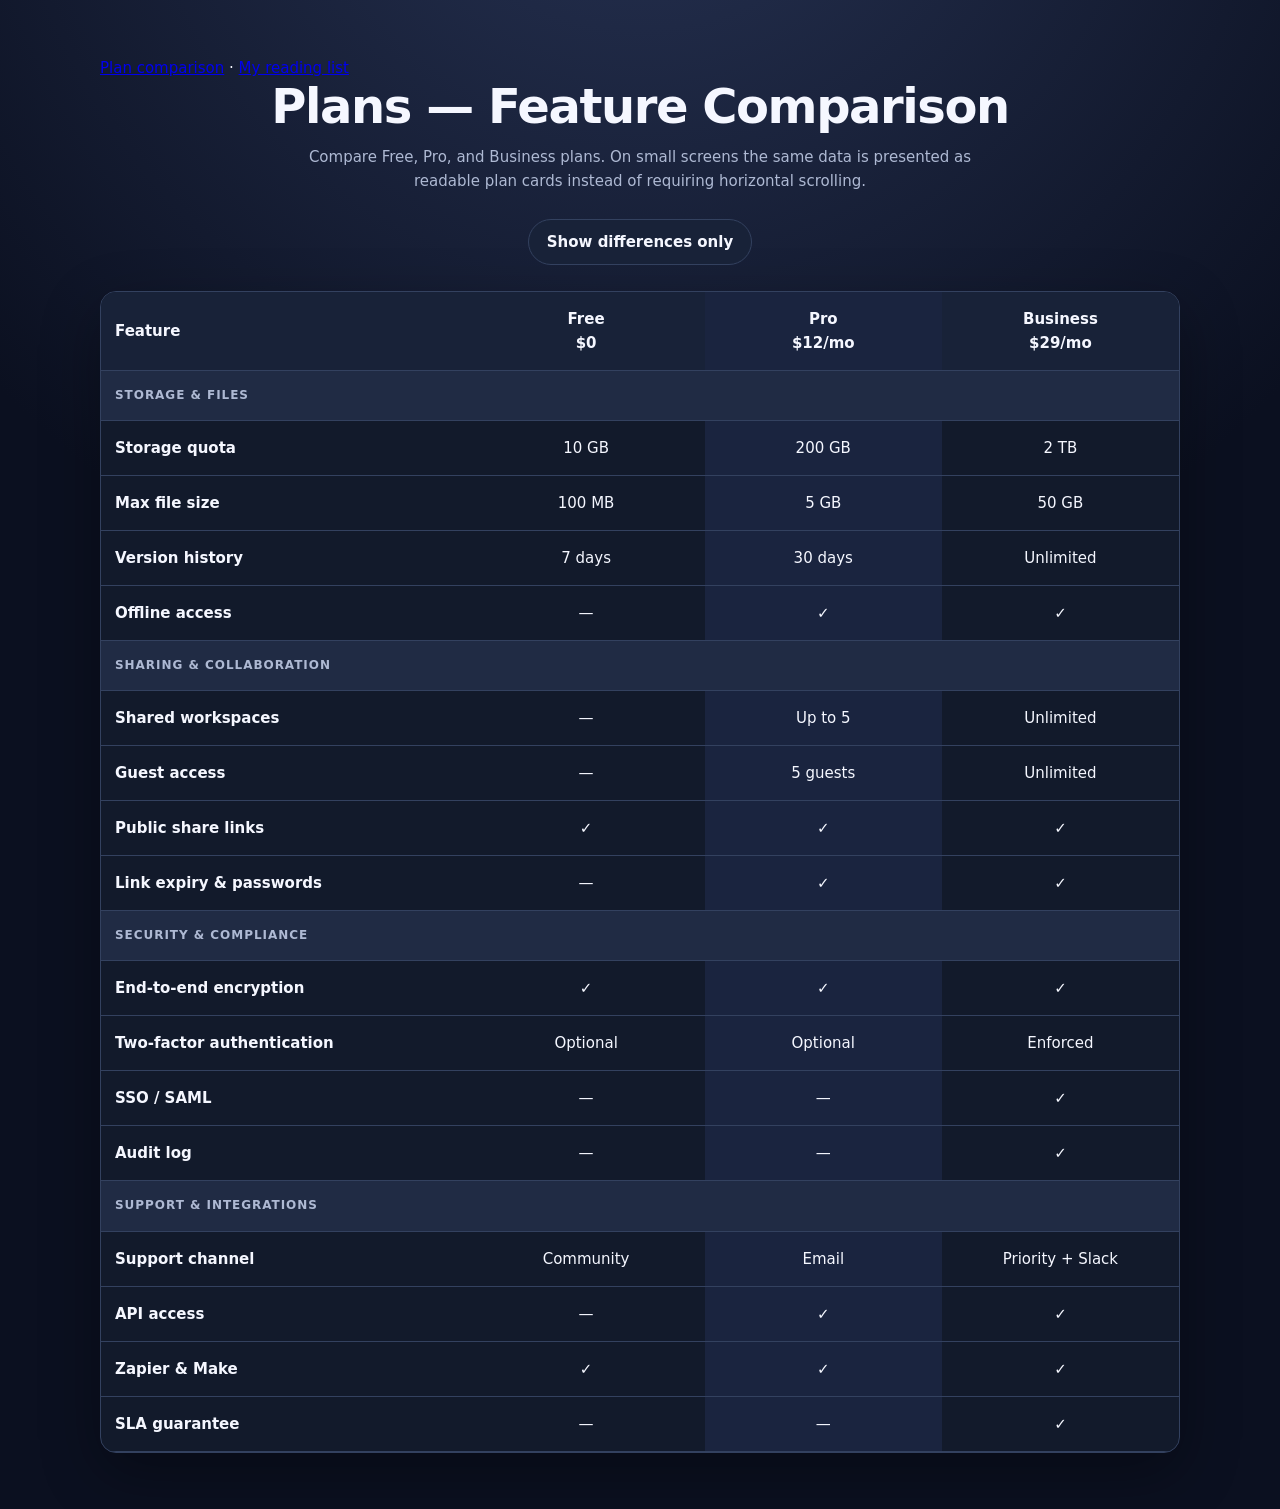
<file: index.html>
<!doctype html>
<html lang="en">
<head>
  <meta charset="utf-8">
  <meta name="viewport" content="width=device-width, initial-scale=1">
  <meta http-equiv="refresh" content="0; url=compare.html">
  <link rel="canonical" href="compare.html">
  <title>Plan Comparison</title>
</head>
<body>
  <main>
    <p>Opening the plan comparison…</p>
    <p><a href="compare.html">Open Plan Comparison</a></p>
  </main>
</body>
</html>
</file>
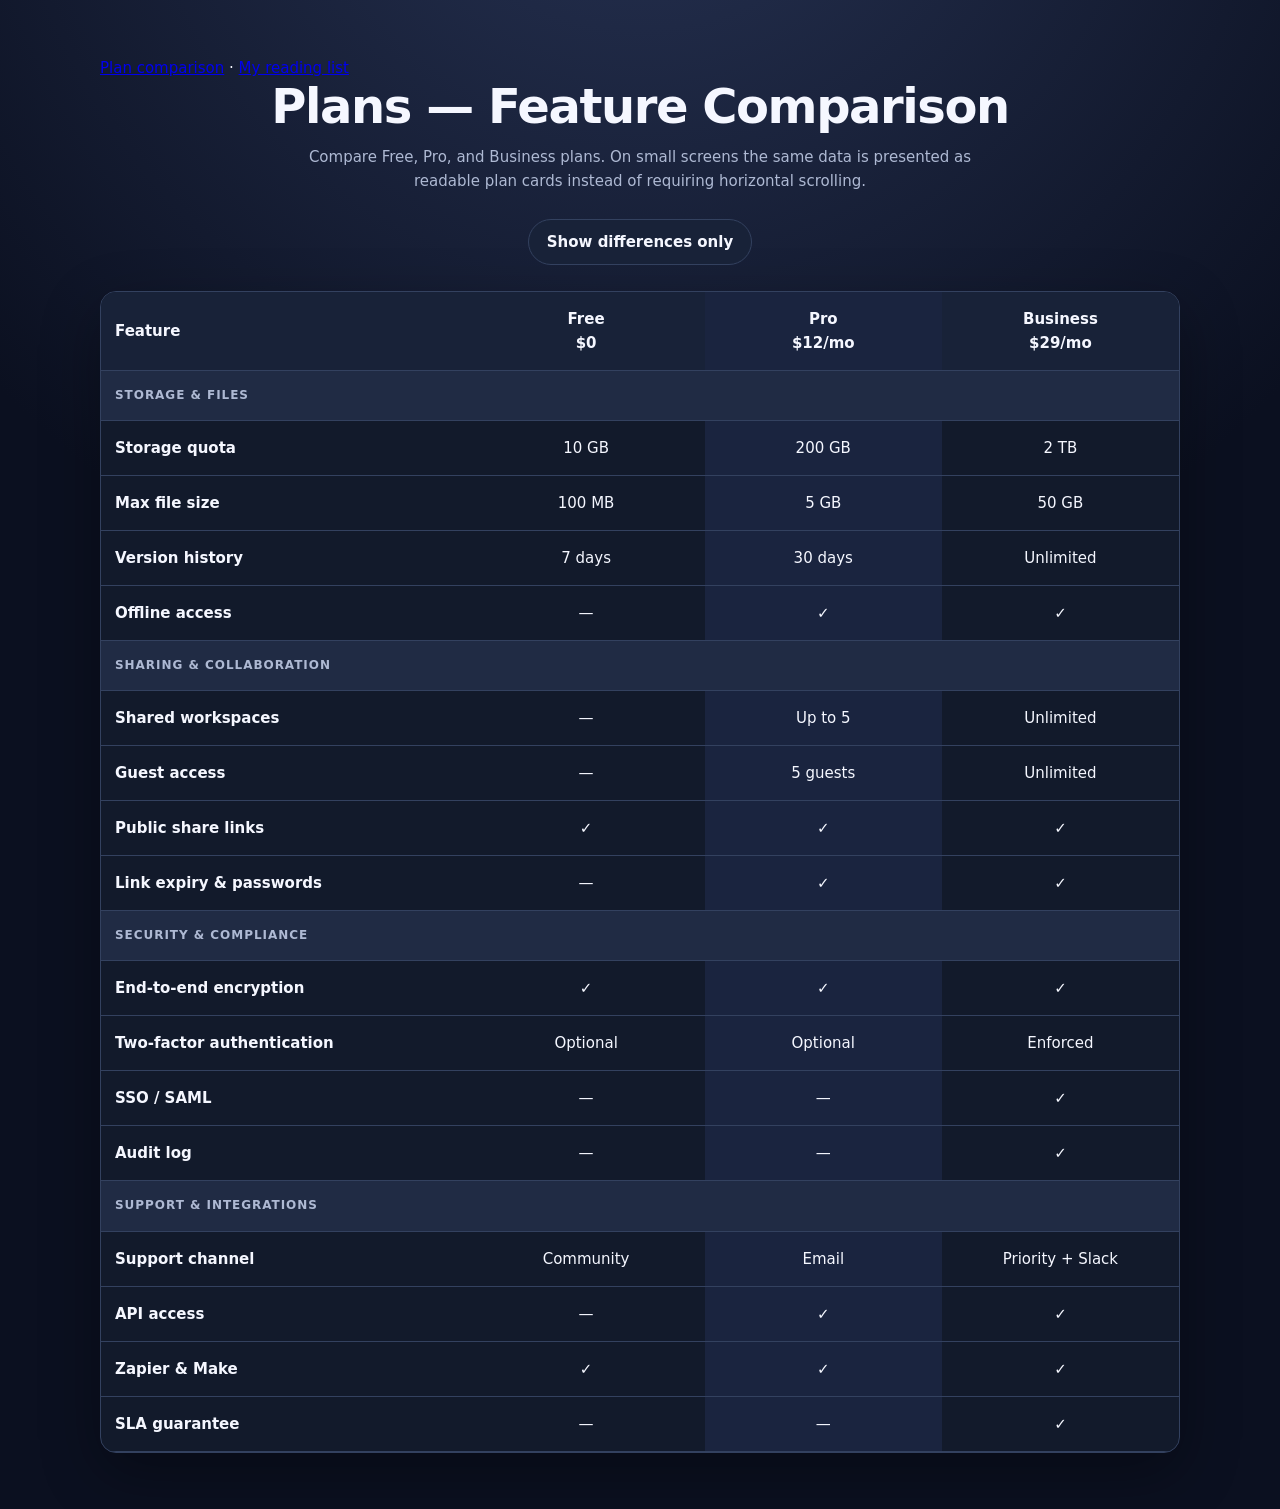
<file: compare.html>
<!doctype html>
<html lang="en">
<head>
<meta charset="utf-8"><meta name="viewport" content="width=device-width,initial-scale=1">
<meta name="description" content="Accessible responsive comparison of Free, Pro and Business plans.">
<title>Plans — Feature Comparison</title><link rel="stylesheet" href="styles.css">
</head>
<body><main>
<nav aria-label="Project navigation"><a href="compare.html" aria-current="page">Plan comparison</a> · <a href="reading-list.html">My reading list</a></nav>
<h1>Plans — Feature Comparison</h1><p>Compare Free, Pro, and Business plans. On small screens the same data is presented as readable plan cards instead of requiring horizontal scrolling.</p>
<div class="controls"><button id="diff" class="toggle" type="button" aria-pressed="false">Show differences only</button></div>
<div class="wrap"><table><caption class="sr-only">Feature comparison for Free, Pro, and Business plans</caption><thead><tr><th scope="col">Feature</th><th scope="col">Free<br>$0</th><th scope="col" class="pro">Pro<br>$12/mo</th><th scope="col">Business<br>$29/mo</th></tr></thead><tbody>
<tr class="cat"><td colspan="4">Storage &amp; files</td></tr><tr><th scope="row">Storage quota</th><td>10 GB</td><td class="pro">200 GB</td><td>2 TB</td></tr><tr><th scope="row">Max file size</th><td>100 MB</td><td class="pro">5 GB</td><td>50 GB</td></tr><tr><th scope="row">Version history</th><td>7 days</td><td class="pro">30 days</td><td>Unlimited</td></tr><tr><th scope="row">Offline access</th><td>—</td><td class="pro">✓</td><td>✓</td></tr>
<tr class="cat"><td colspan="4">Sharing &amp; collaboration</td></tr><tr><th scope="row">Shared workspaces</th><td>—</td><td class="pro">Up to 5</td><td>Unlimited</td></tr><tr><th scope="row">Guest access</th><td>—</td><td class="pro">5 guests</td><td>Unlimited</td></tr><tr class="same"><th scope="row">Public share links</th><td>✓</td><td class="pro">✓</td><td>✓</td></tr><tr><th scope="row">Link expiry &amp; passwords</th><td>—</td><td class="pro">✓</td><td>✓</td></tr>
<tr class="cat"><td colspan="4">Security &amp; compliance</td></tr><tr class="same"><th scope="row">End-to-end encryption</th><td>✓</td><td class="pro">✓</td><td>✓</td></tr><tr><th scope="row">Two-factor authentication</th><td>Optional</td><td class="pro">Optional</td><td>Enforced</td></tr><tr><th scope="row">SSO / SAML</th><td>—</td><td class="pro">—</td><td>✓</td></tr><tr><th scope="row">Audit log</th><td>—</td><td class="pro">—</td><td>✓</td></tr>
<tr class="cat"><td colspan="4">Support &amp; integrations</td></tr><tr><th scope="row">Support channel</th><td>Community</td><td class="pro">Email</td><td>Priority + Slack</td></tr><tr><th scope="row">API access</th><td>—</td><td class="pro">✓</td><td>✓</td></tr><tr class="same"><th scope="row">Zapier &amp; Make</th><td>✓</td><td class="pro">✓</td><td>✓</td></tr><tr><th scope="row">SLA guarantee</th><td>—</td><td class="pro">—</td><td>✓</td></tr>
</tbody></table></div>
<section class="mobile-plans" aria-label="Mobile plan comparison">
<article class="plan-card"><h2>Free</h2><div class="price">$0</div><div class="feature-group"><h3>Storage &amp; files</h3><div class="feature"><span>Storage quota</span><span>10 GB</span></div><div class="feature"><span>Max file size</span><span>100 MB</span></div><div class="feature"><span>Version history</span><span>7 days</span></div><div class="feature"><span>Offline access</span><span>—</span></div></div><div class="feature-group"><h3>Sharing &amp; collaboration</h3><div class="feature"><span>Shared workspaces</span><span>—</span></div><div class="feature"><span>Guest access</span><span>—</span></div><div class="feature same"><span>Public share links</span><span>✓</span></div><div class="feature"><span>Link expiry &amp; passwords</span><span>—</span></div></div><div class="feature-group"><h3>Security &amp; compliance</h3><div class="feature same"><span>End-to-end encryption</span><span>✓</span></div><div class="feature"><span>Two-factor authentication</span><span>Optional</span></div><div class="feature"><span>SSO / SAML</span><span>—</span></div><div class="feature"><span>Audit log</span><span>—</span></div></div><div class="feature-group"><h3>Support &amp; integrations</h3><div class="feature"><span>Support channel</span><span>Community</span></div><div class="feature"><span>API access</span><span>—</span></div><div class="feature same"><span>Zapier &amp; Make</span><span>✓</span></div><div class="feature"><span>SLA guarantee</span><span>—</span></div></div></article>
<article class="plan-card"><h2>Pro</h2><div class="price">$12/mo</div><div class="feature-group"><h3>Storage &amp; files</h3><div class="feature"><span>Storage quota</span><span>200 GB</span></div><div class="feature"><span>Max file size</span><span>5 GB</span></div><div class="feature"><span>Version history</span><span>30 days</span></div><div class="feature"><span>Offline access</span><span>✓</span></div></div><div class="feature-group"><h3>Sharing &amp; collaboration</h3><div class="feature"><span>Shared workspaces</span><span>Up to 5</span></div><div class="feature"><span>Guest access</span><span>5 guests</span></div><div class="feature same"><span>Public share links</span><span>✓</span></div><div class="feature"><span>Link expiry &amp; passwords</span><span>✓</span></div></div><div class="feature-group"><h3>Security &amp; compliance</h3><div class="feature same"><span>End-to-end encryption</span><span>✓</span></div><div class="feature"><span>Two-factor authentication</span><span>Optional</span></div><div class="feature"><span>SSO / SAML</span><span>—</span></div><div class="feature"><span>Audit log</span><span>—</span></div></div><div class="feature-group"><h3>Support &amp; integrations</h3><div class="feature"><span>Support channel</span><span>Email</span></div><div class="feature"><span>API access</span><span>✓</span></div><div class="feature same"><span>Zapier &amp; Make</span><span>✓</span></div><div class="feature"><span>SLA guarantee</span><span>—</span></div></div></article>
<article class="plan-card"><h2>Business</h2><div class="price">$29/mo</div><div class="feature-group"><h3>Storage &amp; files</h3><div class="feature"><span>Storage quota</span><span>2 TB</span></div><div class="feature"><span>Max file size</span><span>50 GB</span></div><div class="feature"><span>Version history</span><span>Unlimited</span></div><div class="feature"><span>Offline access</span><span>✓</span></div></div><div class="feature-group"><h3>Sharing &amp; collaboration</h3><div class="feature"><span>Shared workspaces</span><span>Unlimited</span></div><div class="feature"><span>Guest access</span><span>Unlimited</span></div><div class="feature same"><span>Public share links</span><span>✓</span></div><div class="feature"><span>Link expiry &amp; passwords</span><span>✓</span></div></div><div class="feature-group"><h3>Security &amp; compliance</h3><div class="feature same"><span>End-to-end encryption</span><span>✓</span></div><div class="feature"><span>Two-factor authentication</span><span>Enforced</span></div><div class="feature"><span>SSO / SAML</span><span>✓</span></div><div class="feature"><span>Audit log</span><span>✓</span></div></div><div class="feature-group"><h3>Support &amp; integrations</h3><div class="feature"><span>Support channel</span><span>Priority + Slack</span></div><div class="feature"><span>API access</span><span>✓</span></div><div class="feature same"><span>Zapier &amp; Make</span><span>✓</span></div><div class="feature"><span>SLA guarantee</span><span>✓</span></div></div></article>
</section></main>
<script>const b=document.getElementById('diff');b.addEventListener('click',()=>{const on=b.getAttribute('aria-pressed')==='true';b.setAttribute('aria-pressed',String(!on));document.body.classList.toggle('diff-active',!on)});</script>
</body></html>
</file>
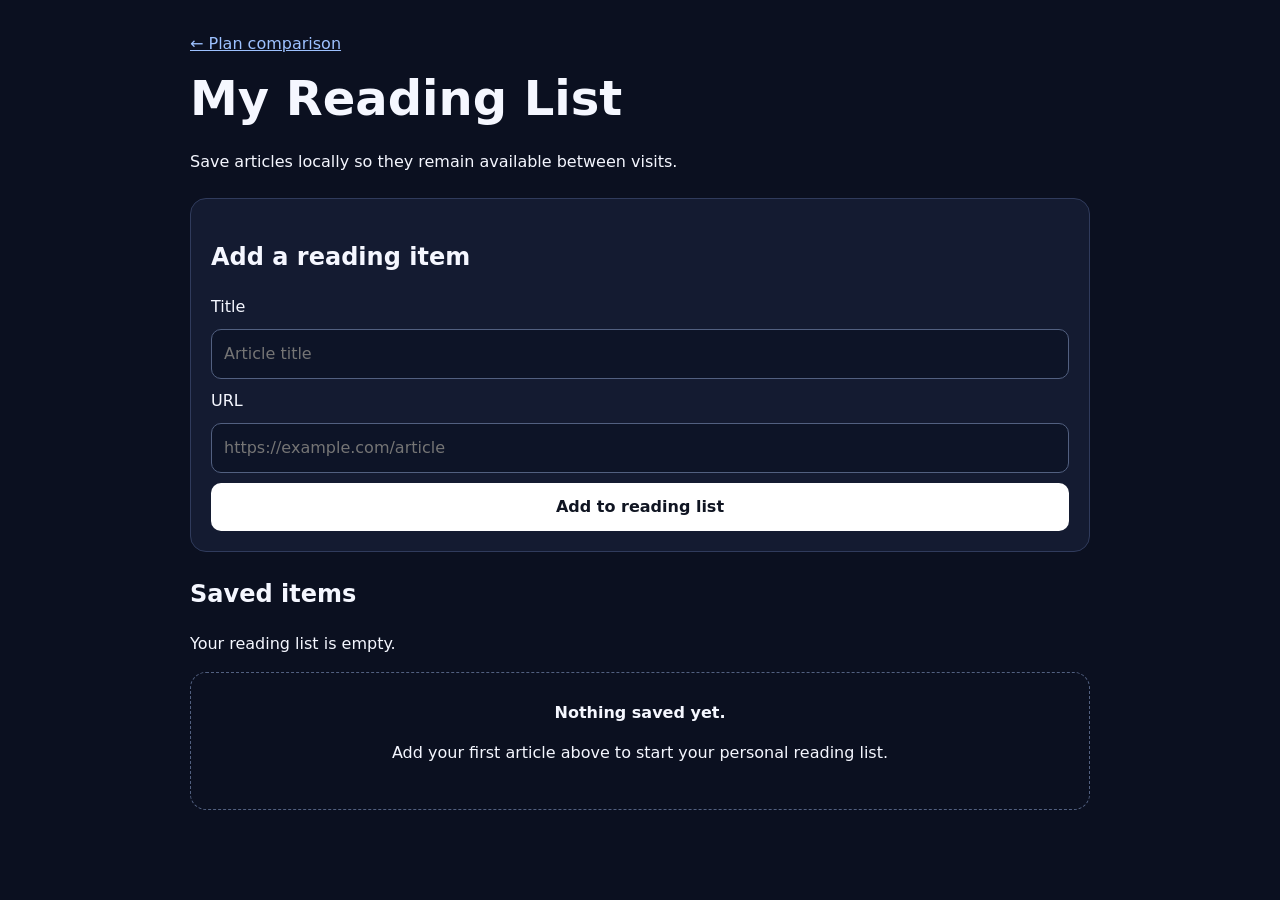
<file: reading-list.html>
<!doctype html>
<html lang="en">
<head>
  <meta charset="utf-8">
  <meta name="viewport" content="width=device-width,initial-scale=1">
  <title>Reading List</title>
  <link rel="stylesheet" href="reading-list.css">
</head>
<body>
  <main class="reading-app">
    <header>
      <a href="compare.html">← Plan comparison</a>
      <h1>My Reading List</h1>
      <p>Save articles locally so they remain available between visits.</p>
    </header>

    <section class="controls" aria-labelledby="add-title">
      <h2 id="add-title">Add a reading item</h2>
      <form id="add-form">
        <label for="title">Title</label>
        <input id="title" name="title" required autocomplete="off" placeholder="Article title">
        <label for="url">URL</label>
        <input id="url" name="url" type="url" required placeholder="https://example.com/article">
        <button type="submit">Add to reading list</button>
      </form>
    </section>

    <section aria-labelledby="list-title">
      <h2 id="list-title">Saved items</h2>
      <div id="status" class="status" role="status" aria-live="polite"></div>
      <div id="list" class="list"></div>
    </section>
  </main>
  <script src="reading-list.js" defer></script>
</body>
</html>
</file>
<file: styles.css>
/* Accessible responsive plan comparison */
:root{--bg:#0b1020;--surface:#121a2b;--surface-2:#182238;--border:#33415f;--text:#f5f7ff;--muted:#aeb9d3;--accent:#8ea0ff;--accent-strong:#b6c0ff;--focus:#fff}
*{box-sizing:border-box}html{scroll-behavior:smooth}body{margin:0;min-height:100vh;padding:clamp(24px,5vw,56px) 14px;background:radial-gradient(circle at 50% -15%,#273354 0,var(--bg) 48%);color:var(--text);font:15px/1.6 Inter,system-ui,-apple-system,BlinkMacSystemFont,"Segoe UI",sans-serif}main{width:min(1080px,100%);margin:auto}h1{margin:0;text-align:center;font-size:clamp(30px,6vw,48px);line-height:1.1;letter-spacing:-.03em}p{margin:12px auto 0;max-width:680px;text-align:center;color:var(--muted)}.controls{display:flex;justify-content:center;margin:26px 0}.toggle{min-height:44px;padding:10px 18px;border:1px solid var(--border);border-radius:999px;background:var(--surface-2);color:var(--text);font:inherit;font-weight:700;cursor:pointer}.toggle:hover{border-color:var(--accent)}.toggle:focus-visible{outline:3px solid var(--focus);outline-offset:4px}.wrap{overflow:hidden;border:1px solid var(--border);border-radius:16px;background:var(--surface);box-shadow:0 20px 60px #0005}table{width:100%;border-collapse:collapse;table-layout:fixed}th,td{padding:15px 14px;border-bottom:1px solid var(--border);text-align:center;overflow-wrap:anywhere}th:first-child,td:first-child{text-align:left;width:34%}thead th{background:var(--surface-2);font-weight:800}tbody th{font-weight:650}.pro{background:#6f7fff18}.cat td{background:#202b44;color:var(--muted);font-size:12px;text-transform:uppercase;letter-spacing:.08em;font-weight:800}.same{transition:none}.diff-active .same{display:none}
.mobile-plans{display:none}.sr-only{position:absolute;width:1px;height:1px;padding:0;margin:-1px;overflow:hidden;clip:rect(0,0,0,0);white-space:nowrap;border:0}
@media(max-width:600px){body{padding:24px 10px}h1{font-size:32px}.wrap{display:none}.mobile-plans{display:grid;gap:16px;margin-top:24px}.plan-card{border:1px solid var(--border);border-radius:16px;background:var(--surface);padding:18px}.plan-card h2{margin:0;font-size:22px}.price{color:var(--accent-strong);font-weight:800;margin:2px 0 14px}.feature-group{margin-top:16px}.feature-group h3{margin:0 0 7px;color:var(--muted);font-size:12px;text-transform:uppercase;letter-spacing:.08em}.feature{display:grid;grid-template-columns:minmax(0,1fr) auto;gap:12px;padding:9px 0;border-top:1px solid var(--border)}.feature span:last-child{text-align:right;font-weight:650}.mobile-plans .same{display:none}.diff-active .mobile-plans .same{display:none}}
@media(min-width:601px){.mobile-plans{display:none!important}}
@media(prefers-reduced-motion:reduce){html{scroll-behavior:auto}}
</file>
<file: reading-list.css>
*{box-sizing:border-box}body{margin:0;font:16px/1.5 system-ui,sans-serif;background:#0b1020;color:#f5f7ff}.reading-app{width:min(900px,calc(100% - 32px));margin:0 auto;padding:32px 0 64px}a{color:#9dc1ff}h1{font-size:clamp(2rem,6vw,3rem);margin:.4rem 0}.controls,article{background:#141b31;border:1px solid #303b5c;border-radius:16px;padding:20px;margin:24px 0}form{display:grid;gap:10px}input,button{font:inherit;border-radius:10px;padding:12px}input{background:#0d1427;color:inherit;border:1px solid #526080}button{background:#fff;color:#101522;border:0;font-weight:700;cursor:pointer}button:hover{filter:brightness(.92)}button:focus-visible,a:focus-visible,input:focus-visible{outline:3px solid #fff;outline-offset:3px}.list{display:grid;gap:12px}.item{display:flex;align-items:center;justify-content:space-between;gap:16px}.item h3{margin:0 0 4px}.item p{margin:0;color:#aeb9d5;overflow-wrap:anywhere}.remove{background:transparent;color:#fff;border:1px solid #526080;flex:none}.status{min-height:28px;margin:12px 0}.empty{padding:28px;text-align:center;border:1px dashed #526080;border-radius:16px}.error{border-color:#c77}.sr-only{position:absolute;width:1px;height:1px;padding:0;margin:-1px;overflow:hidden;clip:rect(0,0,0,0);white-space:nowrap;border:0}@media(max-width:520px){.reading-app{width:min(100% - 20px,900px);padding-top:20px}.item{align-items:flex-start;flex-direction:column}.remove{width:100%}}@media(prefers-reduced-motion:reduce){*{scroll-behavior:auto!important}}
</file>
